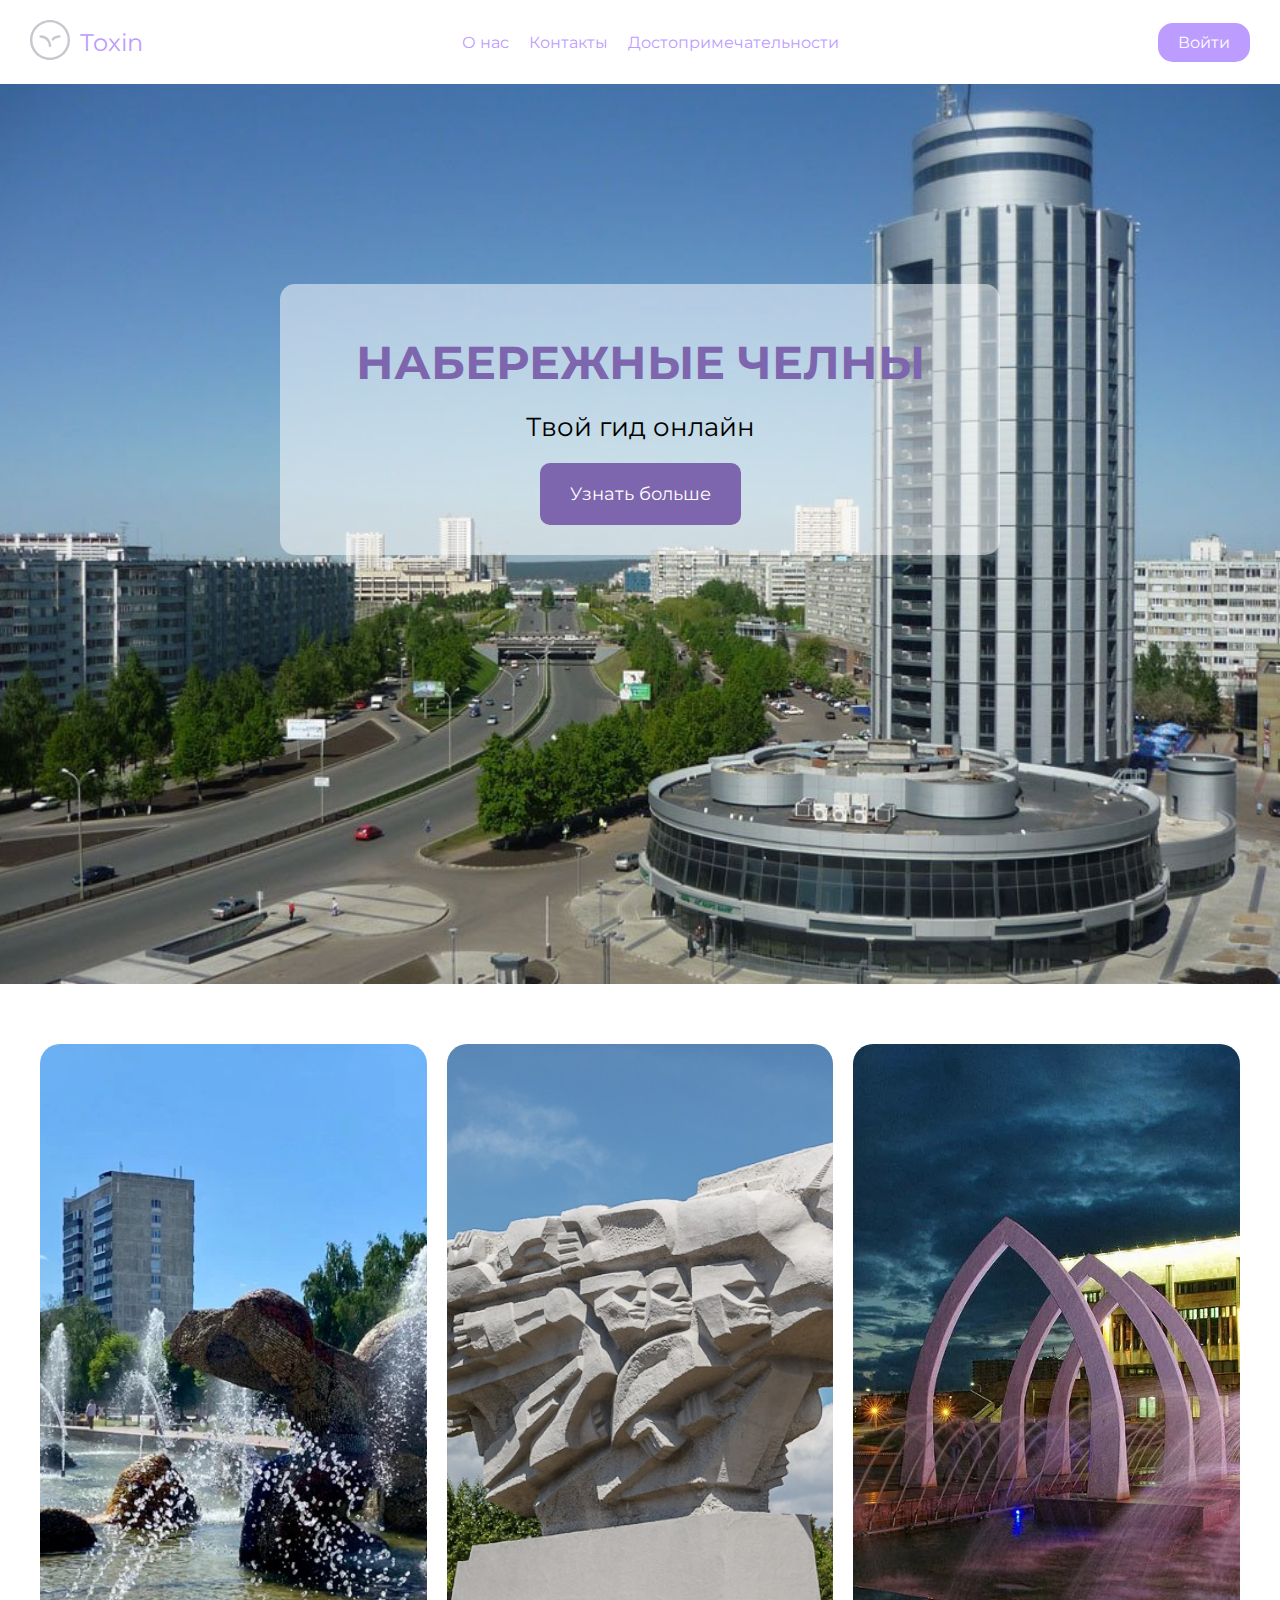
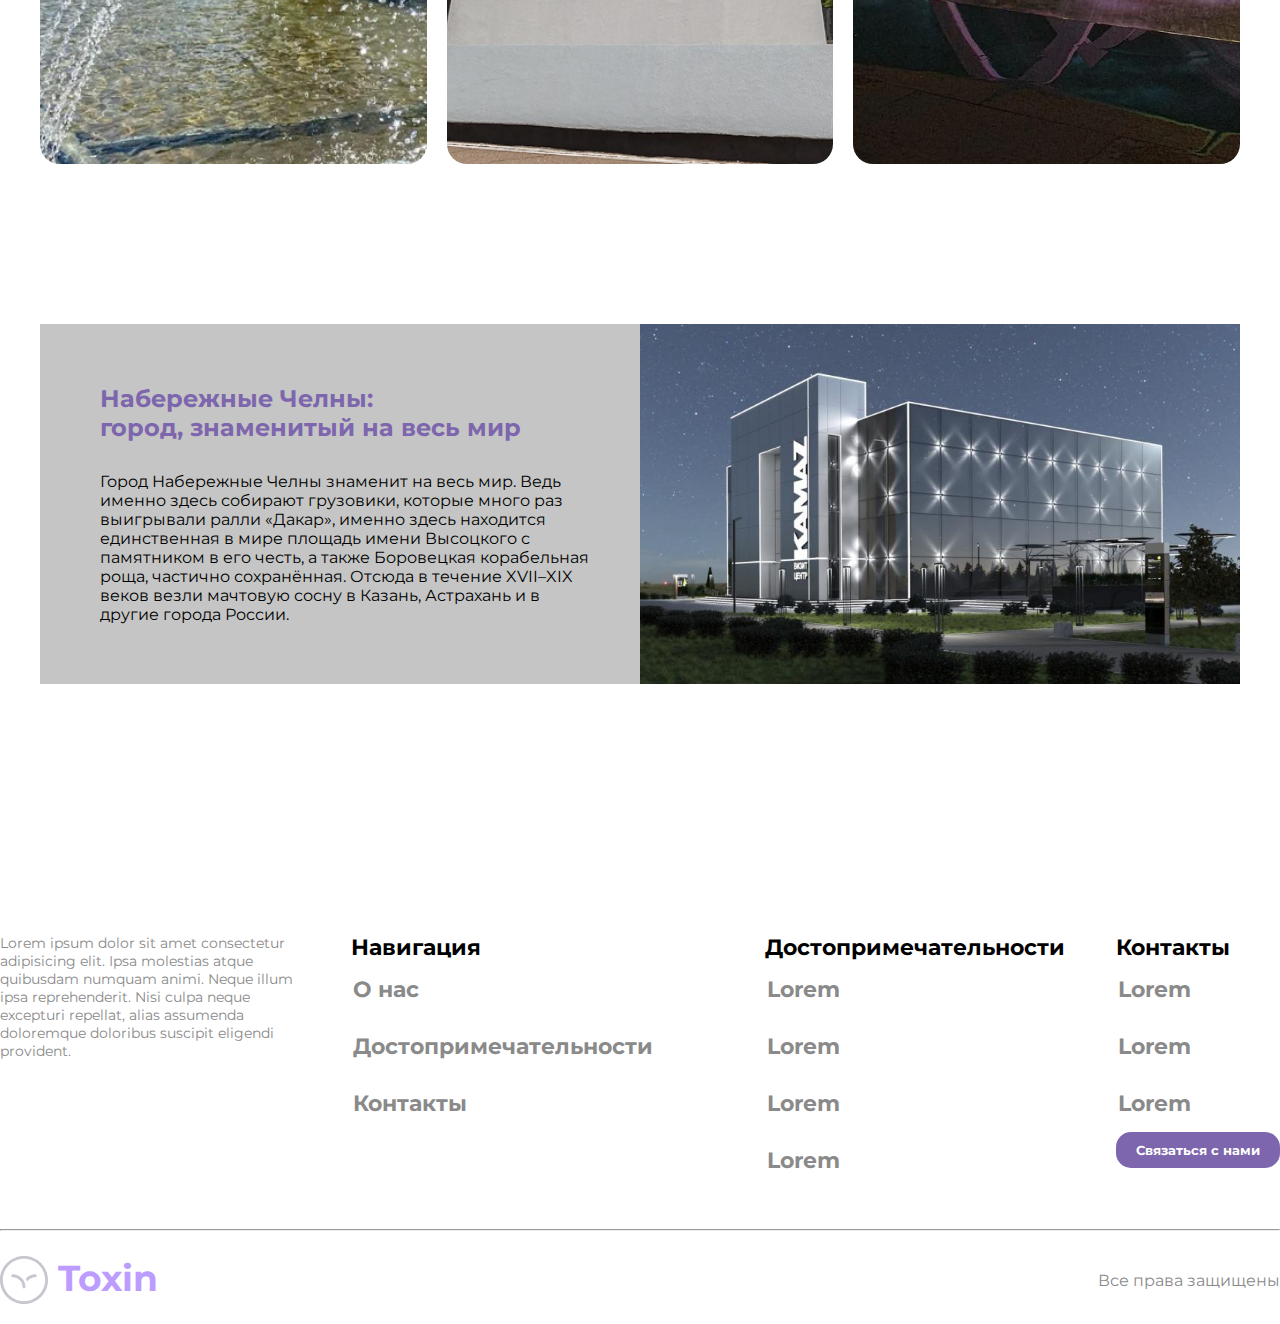
<file: index.html>
<!DOCTYPE html>
<html lang="en">
<head>
    <meta charset="UTF-8">
    <meta name="viewport" content="width=device-width, initial-scale=1.0">
    <link rel="stylesheet" href="./css/index.css">
    <link rel="preconnect" href="https://fonts.googleapis.com">
    <link rel="preconnect" href="https://fonts.gstatic.com" crossorigin>
    <link href="https://fonts.googleapis.com/css2?family=Montserrat:ital,wght@0,100..900;1,100..900&display=swap" rel="stylesheet">
    <title>Document</title>
</head>
<body>
    <header class="header">
        <div class="header__container">
            <div class="header__wrap">
                <div class="header__logo-block">
                    <a href="./index.html"><img src="./img/Group.svg" alt="" class="header__logo"></a>
                    <a href="./index.html" class="header__name">Toxin</a>
                </div>
                <div class="header__menu">    
                    <a class="header__menu-btn" href="#">О нас</a>
                    <a class="header__menu-btn" href="./contacts.html">Контакты</a>
                    <a class="header__menu-btn" href="./attrac.html">Достопримечательности</a>
                </div>
                <a href="./signin.html" class="header__btn">Войти</a>
                <div class="header__menu-btn-burger">
                    <span class="bar"></span>
                    <span class="bar"></span>
                    <span class="bar"></span>
                </div>
            </div>
        </div>
    </header>
    <main>
        <div class="header__nav">
            <nav class="nav">
            <ul class="nav__list">
              <li class="nav__list_item"><a class="nav__link" href="#">О нас</a></li>
              <li class="nav__list_item"><a class="nav__link" href="./attrac.html">Достопримечательности</a></li>
              <li class="nav__list_item"><a class="nav__link" href="./contacts.html">Контакты</a></li>
              <li class="nav__list_item"><a class="nav__link-btn" href="./signin.html">Войти</a></li>
            </ul>
            </nav>
        </div>
        <section class="main">
            <div class="main__container">
                <div class="main__wrap">
                    <h1 class="main__title">НАБЕРЕЖНЫЕ ЧЕЛНЫ</h1>
                    <p class="main__sub-text">Твой гид онлайн</p>
                    <a class="main__btn" href="#">Узнать больше</a>
                </div>
            </div>
        </section>
        <section>
        <div class="slide__container">
            <div class="slide" style="background-image: url('./img/optimize.webp');"><h3>Бульвар Энтузиастов</h3></div>
            <div class="slide" style="background-image: url('./img/Монумент_Родина-Мать.jpg');"><h3>Родина Мать</h3></div>
            <div class="slide" style="background-image: url('./img/i.webp');"><h3>Площадь Азатлык</h3></div>
          </div>
        </section>
        <section class="about">
            <div class="about__container">
                <div class="about__wrap">
                    <div class="about__text-block">
                        <h2 class="about__title">Набережные Челны:<br>город, знаменитый на весь мир</h2>
                        <p class="about__text">Город Набережные Челны знаменит на весь мир. Ведь именно здесь собирают грузовики, которые много раз выигрывали ралли «Дакар», именно здесь находится единственная в мире площадь имени Высоцкого с памятником в его честь, а также Боровецкая корабельная роща, частично сохранённая. Отсюда в течение XVII–XIX веков везли мачтовую сосну в Казань, Астрахань и в другие города России.</p>
                    </div>
                    <img class="about__pic" src="./img/kam.jpg" alt="">
                </div>
            </div>
        </section>
        <section class="map">
            <script type="text/javascript" charset="utf-8" async src="https://api-maps.yandex.ru/services/constructor/1.0/js/?um=constructor%3Ada81bae3ead1eefdb75073bbd63f35f9e54c831e2a973f39e3d064f48394f21b&amp;width=654&amp;height=400&amp;lang=ru_RU&amp;scroll=true"></script>
        </section>
    </main>
    <footer class="footer">
        <div class="footer__container">
            <div class="footer__wrap">
                <div class="footer__blocks">
                    <p class="footer__long-text">Lorem ipsum dolor sit amet consectetur adipisicing elit. Ipsa molestias atque quibusdam numquam animi. Neque illum ipsa reprehenderit. Nisi culpa neque excepturi repellat, alias assumenda doloremque doloribus suscipit eligendi provident.</p>
                    <div class="footer__block fir">
                        <p class="footer__title">Навигация</p>
                        <ul>
                            <li><a class="footer__text" href="#">О нас</a></li>
                            <li><a class="footer__text" href="./attrac.html">Достопримечательности</a></li>
                            <li><a class="footer__text" href="./contacts.html">Контакты</a></li>
                        </ul>
                    </div>
                    <div class="footer__block fir">
                        <p class="footer__title">Достопримечательности</p>
                        <ul>
                            <li><a class="footer__text" href="#">Lorem</a></li>
                            <li><a class="footer__text" href="#">Lorem</a></li>
                            <li><a class="footer__text" href="#">Lorem</a></li>
                            <li><a class="footer__text" href="#">Lorem</a></li>
                        </ul>
                    </div>
                    <div class="footer__block ">
                        <p class="footer__title fir">Контакты</p>
                        <ul>
                            <li><a class="footer__text fir" href="#">Lorem</a></li>
                            <li><a class="footer__text fir" href="#">Lorem</a></li>
                            <li><a class="footer__text fir" href="#">Lorem</a></li>
                        </ul>
                        <section class="section">
                            <button class="section__button">Связаться с нами</button>
                        </section>
                          <div class="modal modal1">
                            <div class="modal__main">
                              <h2 class="modal__title">Связаться со мной</h2>
                              
                              <div class="modal__container">
                                <input type="email" placeholder="Ваш email" class="modal__email">
                                <input type="text" placeholder="Ваш вопрос" class="modal__text">
                              </div>
                        
                              <a href=""><button class="modal__btn">Отправить</button></a>
                              <button class="modal__close">&#10006;</button>
                            </div>
                          </div>
                    </div>
                    
                </div>
                <hr class="footer__hr">
                <div class="footer__under">
                    <div class="footer__logo-block">
                        <img src="./img/Group.svg" alt="" class="footer__logo">
                        <h2 class="footer__logo">Toxin</h2>
                    </div>
                    <p class="footer__sub-text">Все права защищены</p>
                </div>
            </div>
        </div>
    </footer>
    
</body>
<script src="./js/index.js"></script>
<script src="./js/attrac.js"></script>
</html>
</file>
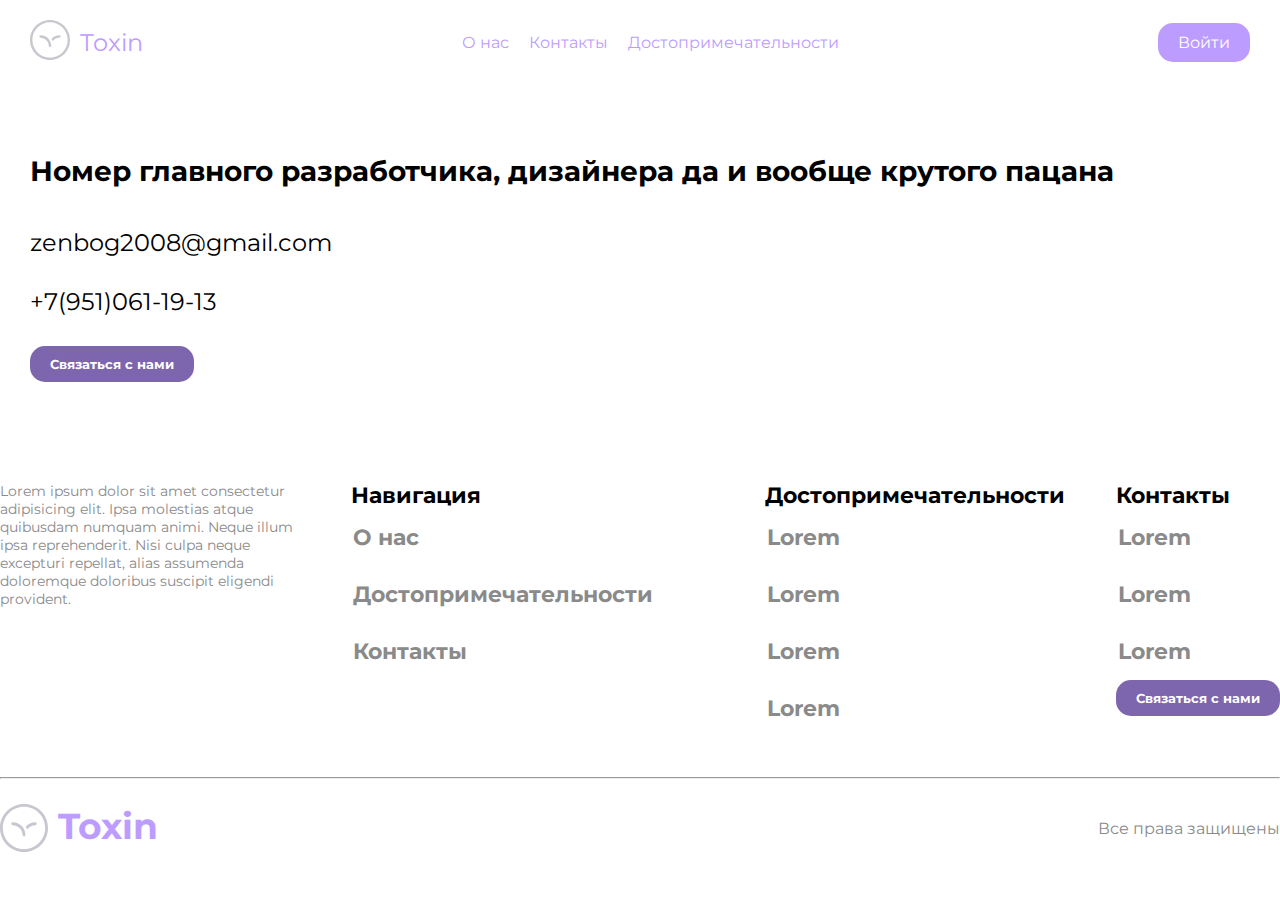
<file: contacts.html>
<!DOCTYPE html>
<html lang="en">
<head>
    <meta charset="UTF-8">
    <meta name="viewport" content="width=device-width, initial-scale=1.0">
    <link rel="stylesheet" href="./css/index.css">
    <link rel="preconnect" href="https://fonts.googleapis.com">
    <link rel="preconnect" href="https://fonts.gstatic.com" crossorigin>
    <link href="https://fonts.googleapis.com/css2?family=Montserrat:ital,wght@0,100..900;1,100..900&display=swap" rel="stylesheet">
    <title>Document</title>
</head>
<body>
    <header class="header">
        <div class="header__container">
            <div class="header__wrap">
                <div class="header__logo-block">
                    <a href="./index.html"><img src="./img/Group.svg" alt="" class="header__logo"></a>
                    <a href="./index.html" class="header__name">Toxin</a>
                </div>
                <div class="header__menu">    
                    <a class="header__menu-btn" href="#">О нас</a>
                    <a class="header__menu-btn" href="./contacts.html">Контакты</a>
                    <a class="header__menu-btn" href="./attrac.html">Достопримечательности</a>
                </div>
                <a href="./signin.html" class="header__btn">Войти</a>
                <div class="header__menu-btn-burger">
                    <span class="bar"></span>
                    <span class="bar"></span>
                    <span class="bar"></span>
                </div>
            </div>
        </div>
    </header>
        <div class="header__nav">
            <nav class="nav">
            <ul class="nav__list">
              <li class="nav__list_item"><a class="nav__link" href="#">О нас</a></li>
              <li class="nav__list_item"><a class="nav__link" href="./attrac.html">Достопримечательности</a></li>
              <li class="nav__list_item"><a class="nav__link" href="./contacts.html">Контакты</a></li>
              <li class="nav__list_item"><a class="nav__link-btn" href="./signin.html">Войти</a></li>
            </ul>
            </nav>
        </div>
    <main class="contacts">
        <div class="contacts__container">
            <div class="contacts__wrap">
                <div class="contacts__block">
                    <h2 class="contacts__title">Номер главного разработчика, дизайнера да и вообще крутого пацана</h2>
                    <p class="contacts__email">zenbog2008@gmail.com</p>
                    <p class="contacts__email">+7(951)061-19-13</p>
                    <section class="section">
                        <button class="section__button section__button1">Связаться с нами</button>
                    </section>
                      <div class="modal modal1">
                        <div class="modal__main">
                          <h2 class="modal__title">Связаться со мной</h2>
                          
                          <div class="modal__container">
                            <input type="email" placeholder="Ваш email" class="modal__email">
                            <input type="text" placeholder="Ваш вопрос" class="modal__text">
                          </div>
                    
                          <a href=""><button class="modal__btn">Отправить</button></a>
                          <button class="modal__close">&#10006;</button>
                        </div>
                      </div>
                </div>
            </div>
        </div>
    </main>
    <footer class="footer">
        <div class="footer__container">
            <div class="footer__wrap">
                <div class="footer__blocks">
                    <p class="footer__long-text">Lorem ipsum dolor sit amet consectetur adipisicing elit. Ipsa molestias atque quibusdam numquam animi. Neque illum ipsa reprehenderit. Nisi culpa neque excepturi repellat, alias assumenda doloremque doloribus suscipit eligendi provident.</p>
                    <div class="footer__block fir">
                        <p class="footer__title">Навигация</p>
                        <ul>
                            <li><a class="footer__text" href="#">О нас</a></li>
                            <li><a class="footer__text" href="./attrac.html">Достопримечательности</a></li>
                            <li><a class="footer__text" href="./contacts.html">Контакты</a></li>
                        </ul>
                    </div>
                    <div class="footer__block fir">
                        <p class="footer__title">Достопримечательности</p>
                        <ul>
                            <li><a class="footer__text" href="#">Lorem</a></li>
                            <li><a class="footer__text" href="#">Lorem</a></li>
                            <li><a class="footer__text" href="#">Lorem</a></li>
                            <li><a class="footer__text" href="#">Lorem</a></li>
                        </ul>
                    </div>
                    <div class="footer__block fir">
                        <p class="footer__title fir">Контакты</p>
                        <ul>
                            <li><a class="footer__text fir" href="#">Lorem</a></li>
                            <li><a class="footer__text fir" href="#">Lorem</a></li>
                            <li><a class="footer__text fir" href="#">Lorem</a></li>
                        </ul>
                        <section class="section">
                            <button class="section__button">Связаться с нами</button>
                        </section>
                          <div class="modal modal1">
                            <div class="modal__main">
                              <h2 class="modal__title">Связаться со мной</h2>
                              
                              <div class="modal__container">
                                <input type="email" placeholder="Ваш email" class="modal__email">
                                <input type="text" placeholder="Ваш вопрос" class="modal__text">
                              </div>
                        
                              <a href=""><button class="modal__btn">Отправить</button></a>
                              <button class="modal__close">&#10006;</button>
                            </div>
                          </div>
                    </div>
                    
                </div>
                <hr class="footer__hr">
                <div class="footer__under">
                    <div class="footer__logo-block">
                        <img src="./img/Group.svg" alt="" class="footer__logo">
                        <h2 class="footer__logo">Toxin</h2>
                    </div>
                    <p class="footer__sub-text">Все права защищены</p>
                </div>
            </div>
        </div>
    </footer>
    <script src="./js/index.js"></script>
    <script src="./js/attrac.js"></script>
</body>
</html>
</file>
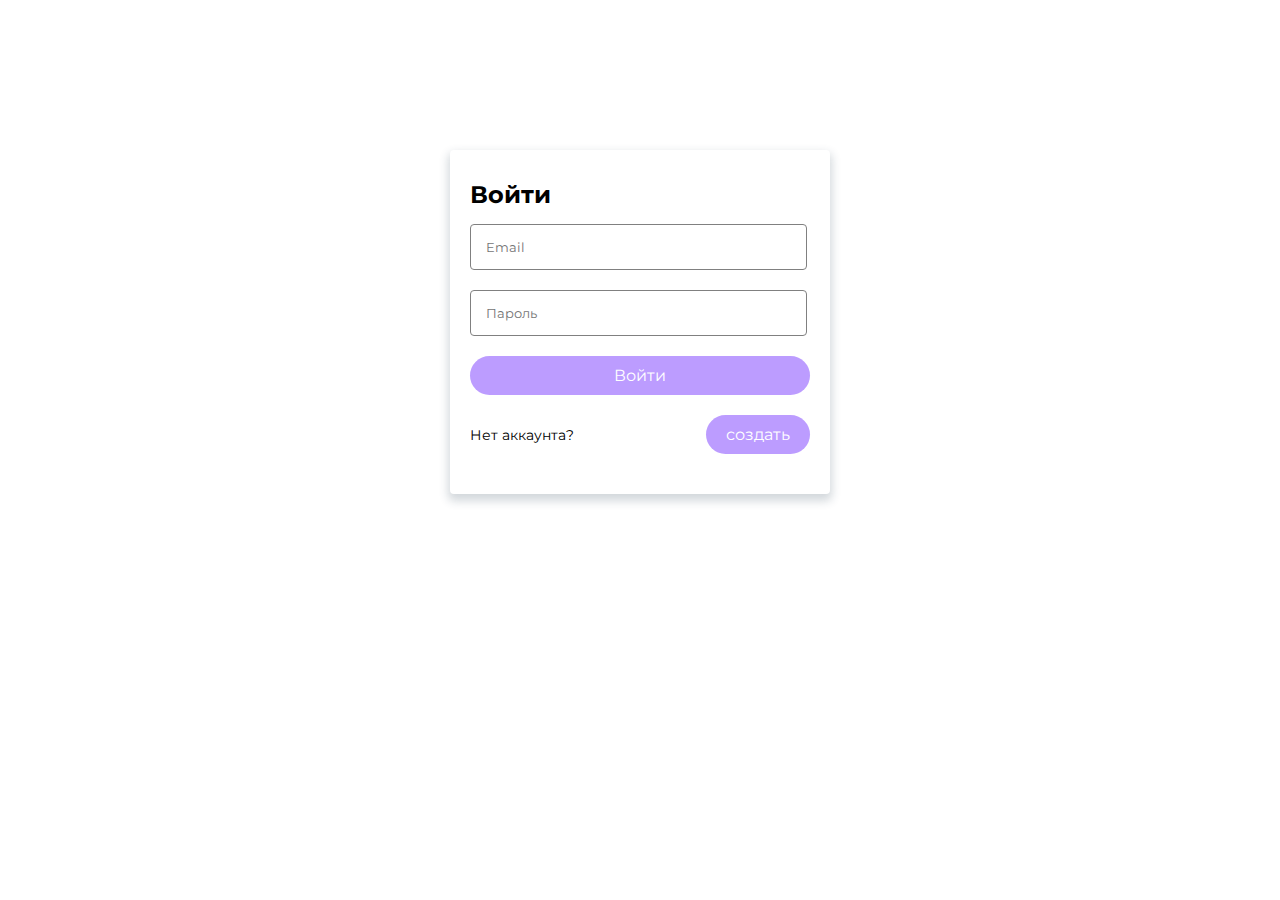
<file: signin.html>
<!DOCTYPE html>
<html lang="en">
<head>
    <meta charset="UTF-8">
    <meta name="viewport" content="width=device-width, initial-scale=1.0">
    <link rel="preconnect" href="https://fonts.googleapis.com">
<link rel="preconnect" href="https://fonts.gstatic.com" crossorigin>
<link href="https://fonts.googleapis.com/css2?family=Montserrat:ital,wght@0,100..900;1,100..900&display=swap" rel="stylesheet">
    <link rel="stylesheet" href="./css/index.css">
    <title>Document</title>
</head>
<body>
    <section class="sign-in">
        <div class="container">
            <div class="sign-in__wrap">
                <h1 class="sign-in__title">Войти</h1>
                <input class="sign-in__input" type="email" placeholder="Email">
                <input class="sign-in__input" type="password" placeholder="Пароль">
                <a class="sign-in__big-btn" href="../index.html">Войти</a>
                <div class="sign-in__block">
                    <p class="sign-in__text">Нет аккаунта?</p>
                    <a class="sign-in__btn" href="./signup.html">создать</a>
                </div>
            </div>
        </div>
    </section>
</body>
</html>
</file>
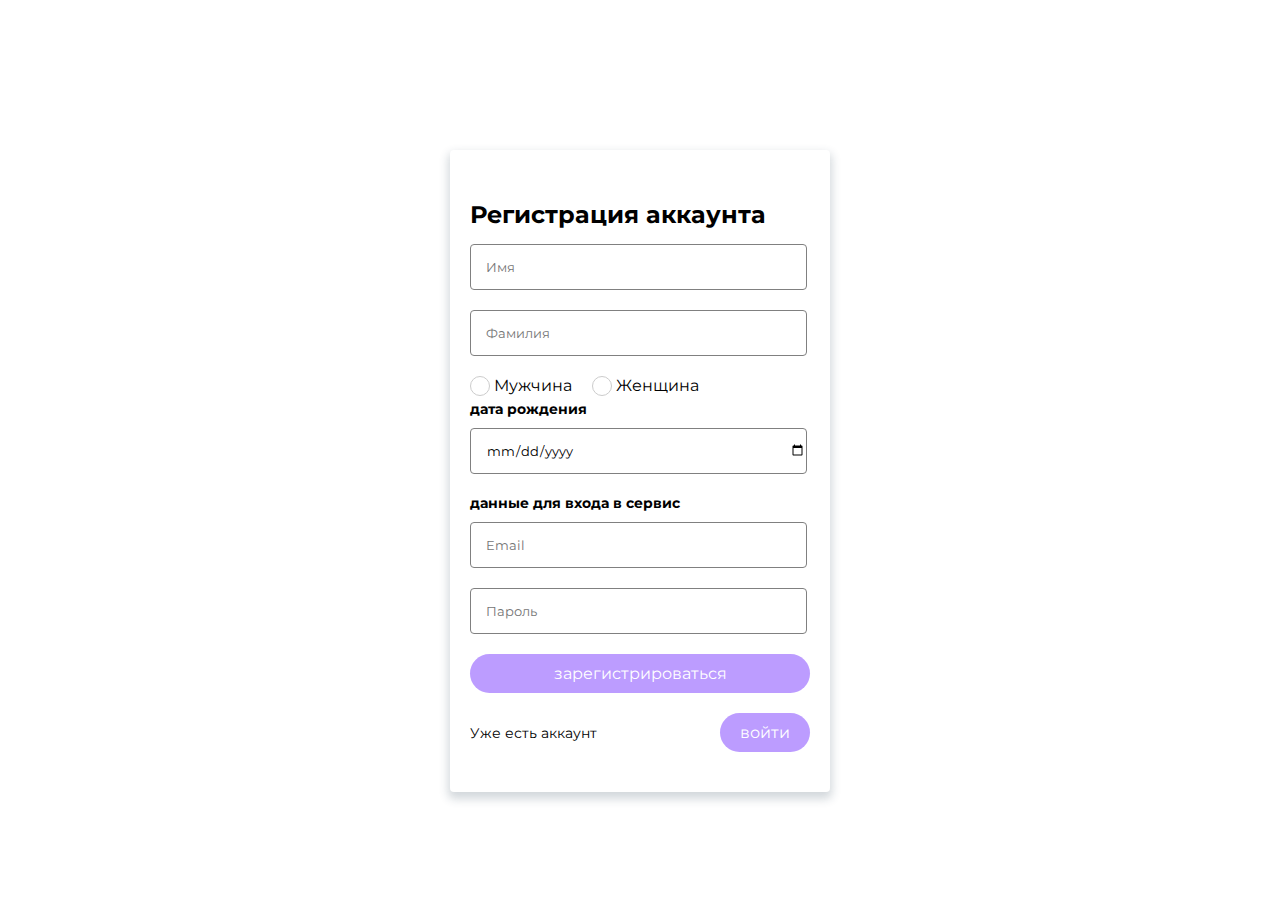
<file: signup.html>
<!DOCTYPE html>
<html lang="en">
<head>
    <meta charset="UTF-8">
    <meta name="viewport" content="width=device-width, initial-scale=1.0">
    <link rel="preconnect" href="https://fonts.googleapis.com">
<link rel="preconnect" href="https://fonts.gstatic.com" crossorigin>
<link href="https://fonts.googleapis.com/css2?family=Montserrat:ital,wght@0,100..900;1,100..900&display=swap" rel="stylesheet">
    <link rel="stylesheet" href="./css/index.css">
    <title>Document</title>
</head>
<body>
    <section class="sign-up">
        <div class="container">
            <div class="sign-up__wrap">
                <h1 class="sign-up__title">Регистрация аккаунта</h1>
                <input class="sign-up__input" type="text" placeholder="Имя">
                <input class="sign-up__input" type="text" placeholder="Фамилия">
                <div class="sign-up__radio-block">
                    <div>
                        <input class="sign-up__radio" type="radio" name="gender" id="мужчина" value="мужчина">
                        <label class="sign-up__radio-text" for="мужчина">Мужчина</label>
                    </div>
                    <div>
                        <input class="sign-up__radio" type="radio" name="gender" id="женщина" value="женщина">
                        <label class="sign-up__radio-text" for="женщина">Женщина</label>
                    </div>
                    
                </div>
                <h2 class="sign-up__sub-title">дата рождения</h2>
                <input class="sign-up__input" type="date" placeholder="ДД.ММ.ГГГГ">
                <h2 class="sign-up__sub-title">данные для входа в сервис</h2>
                <input class="sign-up__input" type="email" placeholder="Email">
                <input class="sign-up__input" type="password" placeholder="Пароль">
                <a class="sign-up__big-btn" href="../index.html">зарегистрироваться</a>
                <div class="sign-up__block">
                    <p class="sign-up__text">Уже есть аккаунт</p>
                    <a href="../signin/signin.html" class="sign-up__btn">войти</a>
                </div>
            </div>
        </div>
    </section>
</body>
</html>
</file>
<file: css/index.css>
* {
  padding: 0;
  margin: 0;
  text-decoration: none;
  font-family: "Montserrat", sans-serif;
  list-style-type: none;
}

.header__container {
  max-width: 1220px;
  margin-left: 20px;
  margin-right: 20px;
  margin: 0 auto;
}
.header__wrap {
  padding-top: 20px;
  padding-bottom: 20px;
  display: flex;
  justify-content: space-between;
  align-items: center;
}
.header__logo-block {
  display: flex;
  justify-content: space-between;
  align-items: center;
  gap: 10px;
}
.header__logo {
  width: 40px;
}
.header__name {
  color: #BC9CFF;
  font-size: 24px;
}
.header__menu {
  display: flex;
  gap: 20px;
  justify-content: space-between;
}
@media (max-width: 600px) {
  .header__menu {
    display: none;
  }
}
.header__menu-btn {
  display: flex;
  color: #BC9CFF;
}
.header__btn {
  background-color: #BC9CFF;
  padding: 10px 20px;
  border-radius: 15px;
  color: white;
  transition: all 500ms ease;
}
@media (max-width: 600px) {
  .header__btn {
    display: none;
  }
}
.header__btn:hover {
  background: rgba(0, 0, 0, 0);
  color: #7d66ad;
  box-shadow: inset 0 0 0 3px #7d66ad;
}
.header__menu-btn-burger {
  width: 30px;
  height: 30px;
  position: relative;
  z-index: 2;
  overflow: hidden;
  display: none;
}
@media (max-width: 600px) {
  .header__menu-btn-burger {
    display: block;
  }
}
.header__menu-btn-burger .bar {
  width: 30px;
  height: 4px;
  position: absolute;
  top: 50%;
  left: 50%;
  border-radius: 4px;
  transform: translate(-50%, -50%);
  background-color: #7d66ad;
  transition: all 0.3s ease-in-out;
}
.header__menu-btn-burger .bar:nth-of-type(2) {
  top: calc(50% - 9px);
}
.header__menu-btn-burger .bar:nth-of-type(3) {
  top: calc(50% + 9px);
}
.header__menu-btn-burger.active .bar:nth-of-type(1) {
  display: none;
}
.header__menu-btn-burger.active .bar:nth-of-type(2) {
  top: 50%;
  transform: translate(-50%, 0%) rotate(45deg);
}
.header__menu-btn-burger.active .bar:nth-of-type(3) {
  top: 50%;
  transform: translate(-50%, 0%) rotate(-45deg);
}

.nav {
  position: fixed;
  top: 0;
  left: 0;
  width: 100%;
  height: 100%;
  padding: 15px;
  background: #BC9CFF;
  transform: translateX(100%);
  transition: transform 0.5s;
  z-index: 1;
}
.nav__link {
  color: white;
}
.nav__link-btn {
  background-color: #7d66ad;
  padding: 20px 30px;
  border-radius: 10px;
  color: white;
  position: relative;
  top: 20px;
}

.nav.active {
  transform: translateX(0);
}

.nav .nav__list_item {
  list-style-type: none;
  margin-bottom: 40px;
}

.section__title {
  text-align: center;
  margin-bottom: 40px;
}

.section__button {
  background-color: #7d66ad;
  border: none;
  border-radius: 15px;
  color: rgb(255, 255, 255);
  font-weight: 700;
  padding: 10px 20px;
  cursor: pointer;
  outline: 2px solid transparent;
  outline-offset: 3px;
  transition: background-color 0.2s ease-in-out, color 0.2s ease-in-out;
}
.section__button:hover {
  color: #000;
}
@media (max-width: 800px) {
  .section__button {
    display: block;
  }
}

.section__button:focus-visible {
  outline-color: yellow;
}

.main {
  background: url(../img/naberezhnye-chelny.jpg) no-repeat center center/cover;
  height: 100vh;
  margin-bottom: 50px;
}
@media (max-width: 834px) {
  .main {
    max-width: 100%;
  }
}
.main__wrap {
  border-radius: 15px;
  margin: 0 auto;
  width: 700px;
  padding: 50px 10px;
  position: relative;
  text-align: center;
  top: 200px;
  background-color: rgba(255, 255, 255, 0.5);
}
@media (max-width: 720px) {
  .main__wrap {
    width: 400px;
  }
}
@media (max-width: 450px) {
  .main__wrap {
    width: 300px;
  }
}
@media (max-width: 320px) {
  .main__wrap {
    width: 250px;
  }
}
.main__title {
  color: #7d66ad;
  font-size: 46px;
  padding-bottom: 20px;
}
@media (max-width: 450px) {
  .main__title {
    font-size: 36px;
  }
}
@media (max-width: 320px) {
  .main__title {
    font-size: 24px;
  }
}
.main__sub-text {
  font-size: 26px;
  padding-bottom: 40px;
}
@media (max-width: 320px) {
  .main__sub-text {
    font-size: 18px;
  }
}
.main__btn {
  background-color: #7d66ad;
  padding: 20px 30px;
  border-radius: 10px;
  color: white;
  font-size: 18px;
  transition: all 500ms ease;
}
@media (max-width: 320px) {
  .main__btn {
    font-size: 18px;
  }
}
.main__btn:hover {
  background: rgba(0, 0, 0, 0);
  color: #7d66ad;
  box-shadow: inset 0 0 0 3px #7d66ad;
}

.slide {
  height: 80vh;
  border-radius: 20px;
  margin: 10px;
  cursor: pointer;
  color: white;
  flex: 1;
  background-size: cover;
  background-position: center;
  background-repeat: no-repeat;
  position: relative;
  transition: all 500ms ease-in-out;
}
.slide__container {
  max-width: 1220px;
  display: flex;
  margin: 0 auto;
}
.slide.active {
  flex: 10;
}
.slide h3 {
  position: absolute;
  font-size: 24px;
  bottom: 20px;
  left: 20px;
  margin: 0;
  opacity: 0;
}
.slide.active {
  flex: 10;
}
.slide.active h3 {
  opacity: 1;
  transition: opacity 0.3s ease-in 0.4s;
}

.about__container {
  max-width: 1200px;
  margin: 0 auto;
  margin-top: 150px;
}
.about__wrap {
  display: flex;
  justify-content: space-between;
  align-items: center;
  background-color: rgb(197, 197, 197);
}
@media (max-width: 834px) {
  .about__wrap {
    padding-left: 0;
    display: flex;
    justify-content: center;
  }
}
.about__text-block {
  width: 500px;
  padding-left: 60px;
}
@media (max-width: 925px) {
  .about__text-block {
    padding-left: 20px;
    width: 300px;
  }
}
@media (max-width: 834px) {
  .about__text-block {
    padding-left: 0;
  }
}
.about__title {
  margin-bottom: 30px;
  color: #7d66ad;
}
.about__pic {
  width: 600px;
}
@media (max-width: 980px) {
  .about__pic {
    width: 400px;
  }
}
@media (max-width: 922px) {
  .about__pic {
    display: none;
  }
}

.map {
  padding-top: 150px;
  display: flex;
  justify-content: center;
}

.footer__container {
  max-width: 1520px;
  margin-left: 20px;
  margin-right: 20px;
  margin: 0 auto;
}
@media (max-width: 1400px) {
  .footer__container {
    max-width: 1300px;
  }
}
@media (max-width: 1100px) {
  .footer__container {
    max-width: 1000px;
  }
}
@media (max-width: 580px) {
  .footer__container {
    padding: 0 14px;
  }
}
@media (max-width: 800px) {
  .footer__container {
    max-width: 500px;
  }
}
.footer__wrap {
  margin-top: 100px;
}
.footer__blocks {
  display: flex;
  justify-content: space-between;
}
.footer__long-text {
  width: 300px;
  font-size: 14px;
  color: #8A8A8A;
}
@media (max-width: 1200px) {
  .footer__long-text {
    display: none;
  }
}
.footer__title {
  font-size: 22px;
  font-weight: bold;
}
.footer__btn {
  font-size: 22px;
  font-weight: 600;
  color: white;
  background-color: #7d66ad;
  padding: 10px 10px;
  border-radius: 10px;
  position: relative;
  top: 20px;
}
.footer__text {
  color: #8A8A8A;
  padding: 15px 32px;
  text-align: center;
  text-decoration: none;
  display: inline-block;
  font-weight: bold;
  font-size: 22px;
  transition: transform 0.2s;
  position: relative;
  right: 30px;
  z-index: 0;
}
.footer__text:hover {
  transform: translateY(-5px);
}
.footer__textilishe {
  color: #8A8A8A;
  font-size: 17px;
  font-weight: bold;
  width: 310px;
  margin-top: 13px;
  margin-bottom: 10px;
}
.footer__input {
  width: 304px;
  height: 52px;
  border-radius: 5px;
  padding-left: 10px;
  border: 1px solid gray;
}
.footer__hr {
  margin-top: 40px;
  margin-bottom: 25px;
}
.footer__under {
  display: flex;
  justify-content: space-between;
  align-items: center;
  margin-bottom: 20px;
}
.footer__logo-block {
  display: flex;
  justify-content: center;
  gap: 10px;
}
.footer__logo {
  color: #BC9CFF;
  font-size: 36px;
  font-weight: bold;
}
.footer__sub-text {
  color: #8A8A8A;
  font-size: 16px;
}

@media (max-width: 800px) {
  .fir {
    display: none;
  }
}

.navigation {
  width: 100%;
  display: flex;
  justify-content: center;
  gap: 50px;
}

.modal {
  position: fixed;
  inset: 0;
  background: transparent;
  -webkit-backdrop-filter: blur(20px);
          backdrop-filter: blur(20px);
  background-color: rgba(0, 0, 0, 0.5);
  cursor: pointer;
  padding: 30px;
  overflow-y: auto;
  display: none;
  z-index: 2;
}
@media (max-width: 380px) {
  .modal {
    padding: 10px;
  }
}
.modal__email {
  display: flex;
  justify-content: center;
  margin-bottom: 30px;
  width: 400px;
  height: 50px;
  border-radius: 10px;
  border: 1px solid gray;
  padding-left: 25px;
  margin: 0 auto;
}
@media (max-width: 740px) {
  .modal__email {
    max-width: 300px;
  }
}
@media (max-width: 470px) {
  .modal__email {
    max-width: 200px;
  }
}
@media (max-width: 380px) {
  .modal__email {
    max-width: 150px;
    padding-left: 0px;
  }
}
.modal__text {
  display: flex;
  position: relative;
  top: 30px;
  justify-content: center;
  width: 400px;
  height: 50px;
  border-radius: 10px;
  border: 1px solid gray;
  padding-left: 25px;
  margin: 0 auto;
}
@media (max-width: 740px) {
  .modal__text {
    max-width: 300px;
  }
}
@media (max-width: 470px) {
  .modal__text {
    max-width: 200px;
  }
}
@media (max-width: 380px) {
  .modal__text {
    max-width: 150px;
    padding-left: 0px;
  }
}
.modal__main {
  position: relative;
  max-width: 700px;
  background-color: #fff;
  margin: auto;
  color: #000;
  border-radius: 16px;
  padding: 30px 60px 60px;
  cursor: default;
  z-index: 2;
}
@media (max-width: 880px) {
  .modal__main {
    max-width: 500px;
  }
}
@media (max-width: 740px) {
  .modal__main {
    max-width: 300px;
  }
}
@media (max-width: 380px) {
  .modal__main {
    max-width: 150px;
  }
}
.modal__title {
  font-size: 60px;
  margin-bottom: 30px;
}
@media (max-width: 880px) {
  .modal__title {
    max-width: 500px;
  }
}
@media (max-width: 740px) {
  .modal__title {
    max-width: 300px;
    font-size: 30px;
  }
}
.modal__container {
  font-size: 30px;
  margin-bottom: 30px;
}
.modal__btn {
  background-color: #7d66ad;
  color: #fff;
  font-size: 26px;
  text-align: center;
  display: block;
  margin: 0 auto;
  cursor: pointer;
  border-radius: 20px;
  border: none;
  padding: 15px 30px;
  margin-top: 60px;
}
@media (max-width: 380px) {
  .modal__btn {
    font-size: 20px;
    padding: 15px 10px;
  }
}
.modal__close {
  background-color: transparent;
  border: none;
  cursor: pointer;
  font-size: 22px;
  position: absolute;
  top: 10px;
  right: 10px;
  outline: 1px solid transparent;
  outline-offset: 3px;
  transition: outline-color 0.15s ease-in-out;
  border-radius: 3px;
  padding: 0;
  text-align: center;
  display: block;
  width: 30px;
  height: 30px;
}
.modal__close:focus-visible {
  outline-color: green;
}

.card__pag {
  margin: 0 auto;
}
.card__container {
  max-width: 1220px;
  margin: 0 auto;
}
.card__wrap {
  margin-top: 50px;
}
.card__cards {
  display: flex;
  justify-content: center;
  gap: 50px;
  flex-wrap: wrap;
}
.card__card {
  width: 500px;
  background-color: gray;
  border-radius: 15px;
  transition: all 500ms ease;
}
@media (max-width: 540px) {
  .card__card {
    width: 300px;
  }
}
.card__card:hover {
  transform: scale(1.03);
}
.card__card-pic {
  width: 500px;
  border-radius: 15px 15px 0px 0px;
}
@media (max-width: 540px) {
  .card__card-pic {
    width: 300px;
  }
}
.card__card-txt-pic {
  position: relative;
  top: -50px;
  color: white;
  font-size: 26px;
  font-weight: 600;
  padding-left: 15px;
}
@media (max-width: 540px) {
  .card__card-txt-pic {
    font-size: 20px;
  }
}
.card__card-txt {
  padding-left: 15px;
  padding-right: 15px;
  color: white;
  position: relative;
  top: -20px;
}
.card__card-add {
  color: #cbc1e0;
  padding-left: 15px;
  padding-right: 15px;
  margin-bottom: 17px;
}

.contacts__container {
  max-width: 1220px;
  margin: 0 auto;
}
.contacts__block {
  margin-top: 70px;
  margin-bottom: 70px;
}
.contacts__title {
  font-size: 28px;
  margin-bottom: 40px;
}
.contacts__email {
  margin-bottom: 30px;
  font-size: 24px;
}

.container {
  margin: 0 auto;
  max-width: 380px;
  box-shadow: 0px 5px 10px 2px rgba(34, 60, 80, 0.2);
  margin-top: 250px;
  border-radius: 4px;
}
.sign-in__wrap {
  padding-left: 20px;
  width: 340px;
  padding-top: 30px;
}
@media (max-width: 410px) {
  .sign-in__wrap {
    width: 250px;
  }
}
.sign-in__title {
  margin-bottom: 15px;
  font-size: 24px;
  font-weight: bold;
}
.sign-in__input {
  padding-left: 15px;
  width: 320px;
  height: 44px;
  border-radius: 4px;
  border: 1px solid gray;
  margin-bottom: 20px;
}
@media (max-width: 410px) {
  .sign-in__input {
    width: 245px;
  }
}
.sign-in__big-btn {
  background-color: #BC9CFF;
  padding: 10px 20px;
  border-radius: 22px;
  display: flex;
  justify-content: center;
  color: white;
  margin-bottom: 20px;
}
.sign-in__block {
  display: flex;
  align-items: center;
  justify-content: space-between;
}
.sign-in__text {
  font-size: 14px;
  margin-bottom: 40px;
}
.sign-in__btn {
  background-color: #BC9CFF;
  padding: 10px 20px;
  border-radius: 22px;
  color: white;
  margin-bottom: 40px;
}

.container {
  margin: 0 auto;
  max-width: 380px;
  box-shadow: 0px 5px 10px 2px rgba(34, 60, 80, 0.2);
  margin-top: 150px;
  border-radius: 4px;
}
@media (max-width: 410px) {
  .container {
    width: 300px;
    margin-top: 0px;
  }
}

.sign-up__wrap {
  padding-left: 20px;
  width: 340px;
  padding-top: 50px;
}
@media (max-width: 410px) {
  .sign-up__wrap {
    width: 260px;
  }
}
.sign-up__title {
  margin-bottom: 15px;
  font-size: 24px;
  font-weight: bold;
}
.sign-up__sub-title {
  font-size: 14px;
  font-weight: bold;
  margin-bottom: 10px;
}
.sign-up__radio-block {
  display: flex;
  gap: 20px;
}
.sign-up__radio-text {
  position: relative;
  top: -5px;
}
.sign-up__radio {
  color: #BC9CFF;
}
.sign-up__input {
  padding-left: 15px;
  width: 320px;
  height: 44px;
  border-radius: 4px;
  border: 1px solid gray;
  margin-bottom: 20px;
}
@media (max-width: 410px) {
  .sign-up__input {
    width: 240px;
  }
}
.sign-up__big-btn {
  background-color: #BC9CFF;
  padding: 10px 20px;
  border-radius: 22px;
  display: flex;
  justify-content: center;
  color: white;
  margin-bottom: 20px;
}
.sign-up__block {
  display: flex;
  align-items: center;
  justify-content: space-between;
}
.sign-up__text {
  font-size: 14px;
  margin-bottom: 40px;
}
.sign-up__btn {
  background-color: #BC9CFF;
  padding: 10px 20px;
  border-radius: 22px;
  color: white;
  margin-bottom: 40px;
}

input[type=radio] {
  -webkit-appearance: none;
     -moz-appearance: none;
          appearance: none;
  width: 20px;
  height: 20px;
  border-radius: 50%;
  border: 1px solid #ccc;
  outline: none;
  cursor: pointer;
}

input[type=radio]:checked {
  background-color: #BC9CFF;
  border: 1px solid #BC9CFF;
}

.content {
  margin: 20px;
  display: grid;
  gap: 20px;
}

p, h2 {
  margin: 0;
}

.pagination {
  text-align: center;
  margin-top: 20px;
}
.pagination button {
  padding: 5px 10px;
  margin: 0 5px;
  cursor: pointer;
  outline: 1px solid #494a4f;
  border-radius: 1px;
  border: none;
}
.pagination button.active {
  background-color: #BC9CFF;
  color: white;
}

.hidden {
  clip: rect(0 0 0 0);
  -webkit-clip-path: inset(50%);
          clip-path: inset(50%);
  height: 1px;
  overflow: hidden;
  position: absolute;
  white-space: nowrap;
  width: 1px;
}/*# sourceMappingURL=index.css.map */
</file>
